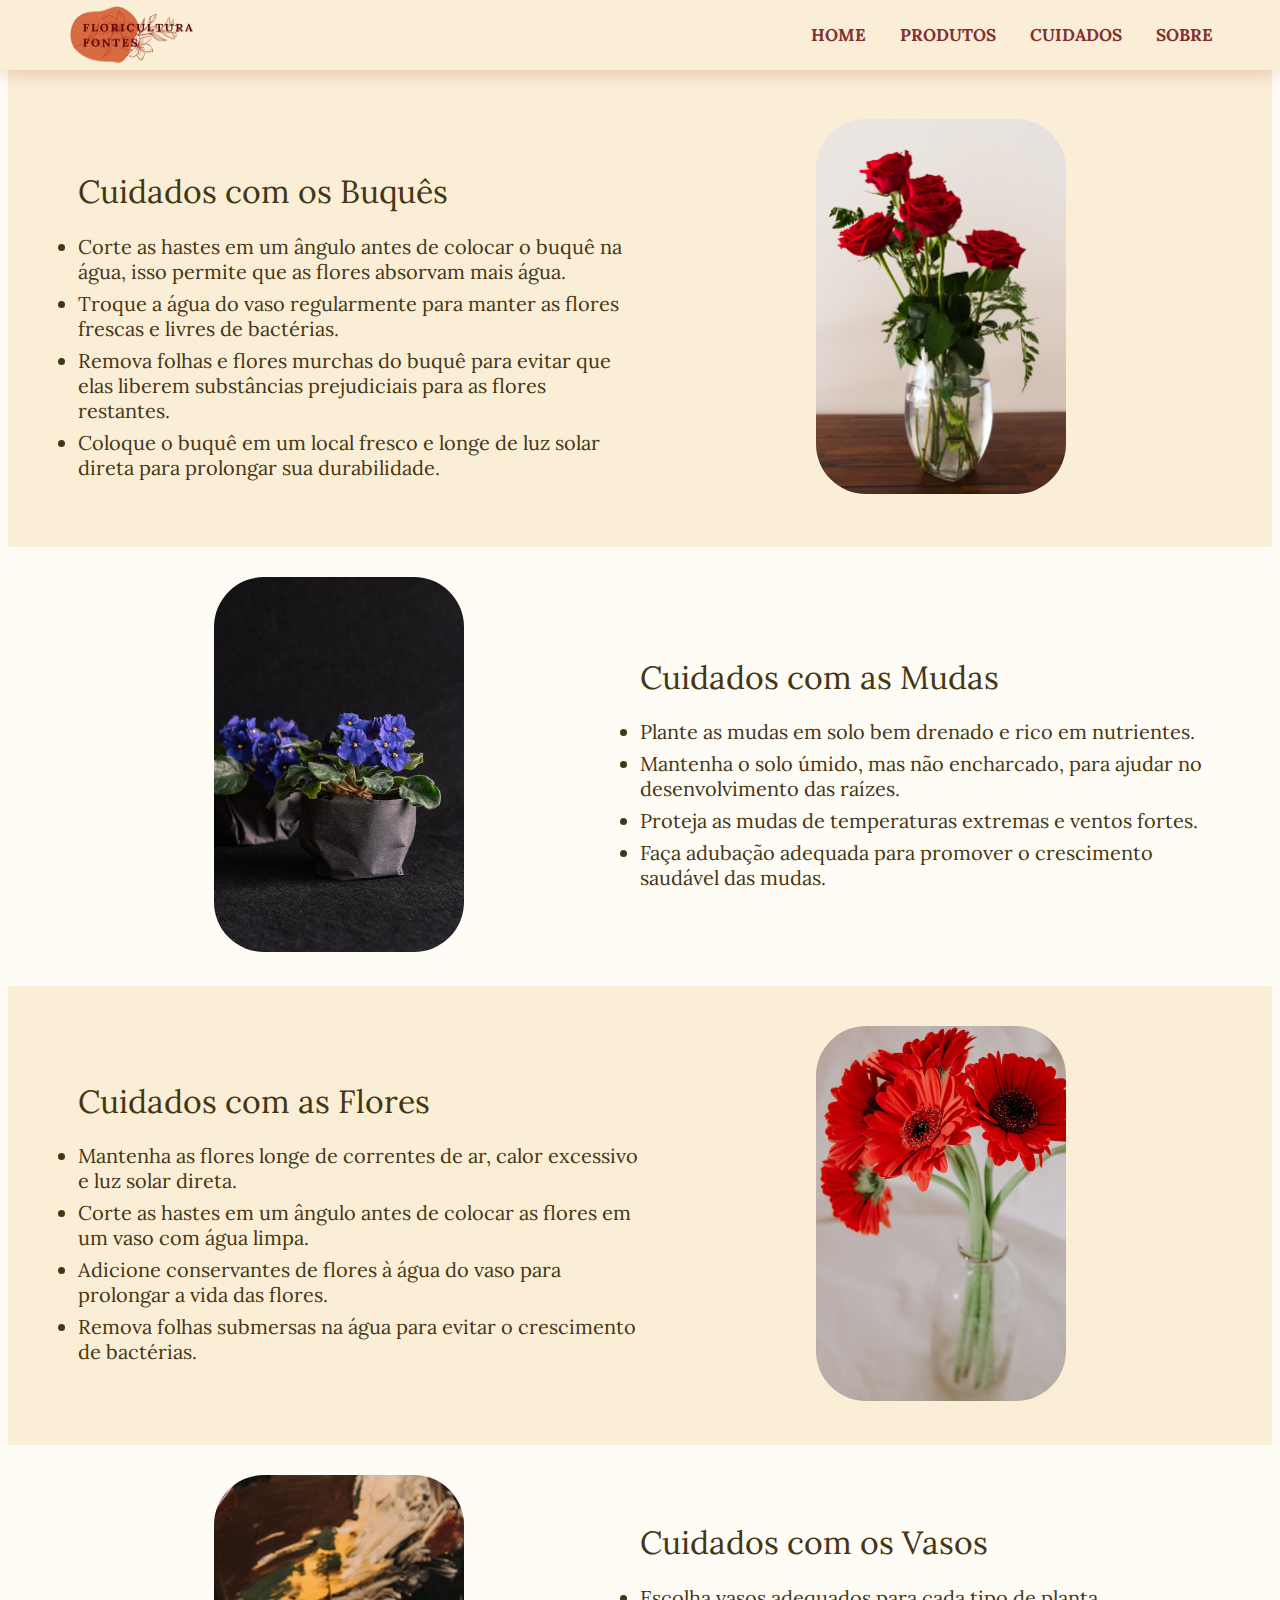
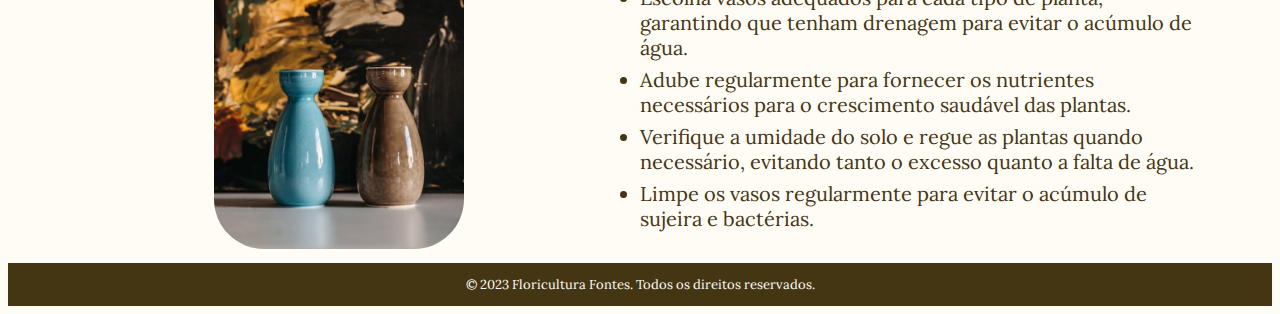
<file: pages/cuidados.html>
<!DOCTYPE html>
<html lang="pt-br">
<head>
    <meta charset="UTF-8">
    <meta name="viewport" content="width=device-width, initial-scale=1.0">
    <meta name="author" content="Ana Clara Fontes">
    <meta name="viewport" content="width=device-width, initial-scale=1.0"> 
    <link rel="icon" type="image/x-icon" href=" ">
    <link rel="stylesheet" href="../css/estilo.css">
    <link rel="stylesheet" href="../css/estilo_sobre_cuidado.css">
    <title>Cuidados</title>
</head>
<body>
    <header>
        <nav>
            <img src="../imgs/logo.png" id="logo" alt="logo">
                <ul>
                    <li><a href="../index.html">Home</a></li>
                    <li><a href="../pages/produtos.html">Produtos</a></li>
                    <li><a href="#">Cuidados</a></li>
                    <li><a href="../pages/sobre.html">Sobre</a></li>
                </ul>
        </nav>
    </header>
    
    <main>
        <div class="container_rosa">
            <div class="texto_container" style="margin-top: 60px;">
                <h1>Cuidados com os Buquês</h1>
                <li>Corte as hastes em um ângulo antes de colocar o buquê na água, isso permite que as flores absorvam mais água.</li> 
                <li>Troque a água do vaso regularmente para manter as flores frescas e livres de bactérias.</li>
                <li>Remova folhas e flores murchas do buquê para evitar que elas liberem substâncias prejudiciais para as flores restantes.</li>
                <li>Coloque o buquê em um local fresco e longe de luz solar direta para prolongar sua durabilidade.</li>
            </div>
            <div class="imagem_container_cuidados" style="margin-top: 40px;">
                <img src="../imgs/flores/rosav.jpg" alt="Imagem">
            </div>
        </div>

        <div class="container_branco">
            <div class="imagem_container_cuidados">
                <img src="../imgs/flores/violeta.jpeg" alt="Imagem">
              </div>
            <div class="texto_container">
                <h1>Cuidados com as Mudas</h1>
                <li>Plante as mudas em solo bem drenado e rico em nutrientes.</li>
                <li>Mantenha o solo úmido, mas não encharcado, para ajudar no desenvolvimento das raízes.</li>
                <li>Proteja as mudas de temperaturas extremas e ventos fortes.</li>
                <li>Faça adubação adequada para promover o crescimento saudável das mudas.</li>
            </div>           
        </div>

        <div class="container_rosa">
            <div class="texto_container">
                <h1>Cuidados com as Flores</h1>
                <li>Mantenha as flores longe de correntes de ar, calor excessivo e luz solar direta.</li>
                <li>Corte as hastes em um ângulo antes de colocar as flores em um vaso com água limpa.</li>
                <li>Adicione conservantes de flores à água do vaso para prolongar a vida das flores.</li>
                <li>Remova folhas submersas na água para evitar o crescimento de bactérias.</li>
            </div>
            <div class="imagem_container_cuidados">
              <img src="../imgs/flores/gerbera.jpeg" alt="Imagem">
            </div>
        </div>

        <div class="container_branco">
            <div class="imagem_container_cuidados" style="margin-bottom: 10px;">
                <img src="../imgs/vasos/vaso_garrafa_kit2.jpeg" alt="Imagem">
              </div>
            <div class="texto_container">
                <h1>Cuidados com os Vasos</h1>
                <li>Escolha vasos adequados para cada tipo de planta, garantindo que tenham drenagem para evitar o acúmulo de água.</li>
                <li>Adube regularmente para fornecer os nutrientes necessários para o crescimento saudável das plantas.</li>
                <li>Verifique a umidade do solo e regue as plantas quando necessário, evitando tanto o excesso quanto a falta de água.</li>
                <li>Limpe os vasos regularmente para evitar o acúmulo de sujeira e bactérias.</li>
            </div>           
        </div>
    </main>

    <footer>
        <p>© 2023 Floricultura Fontes. Todos os direitos reservados.</p>
    </footer>
</body>
</html>
</file>
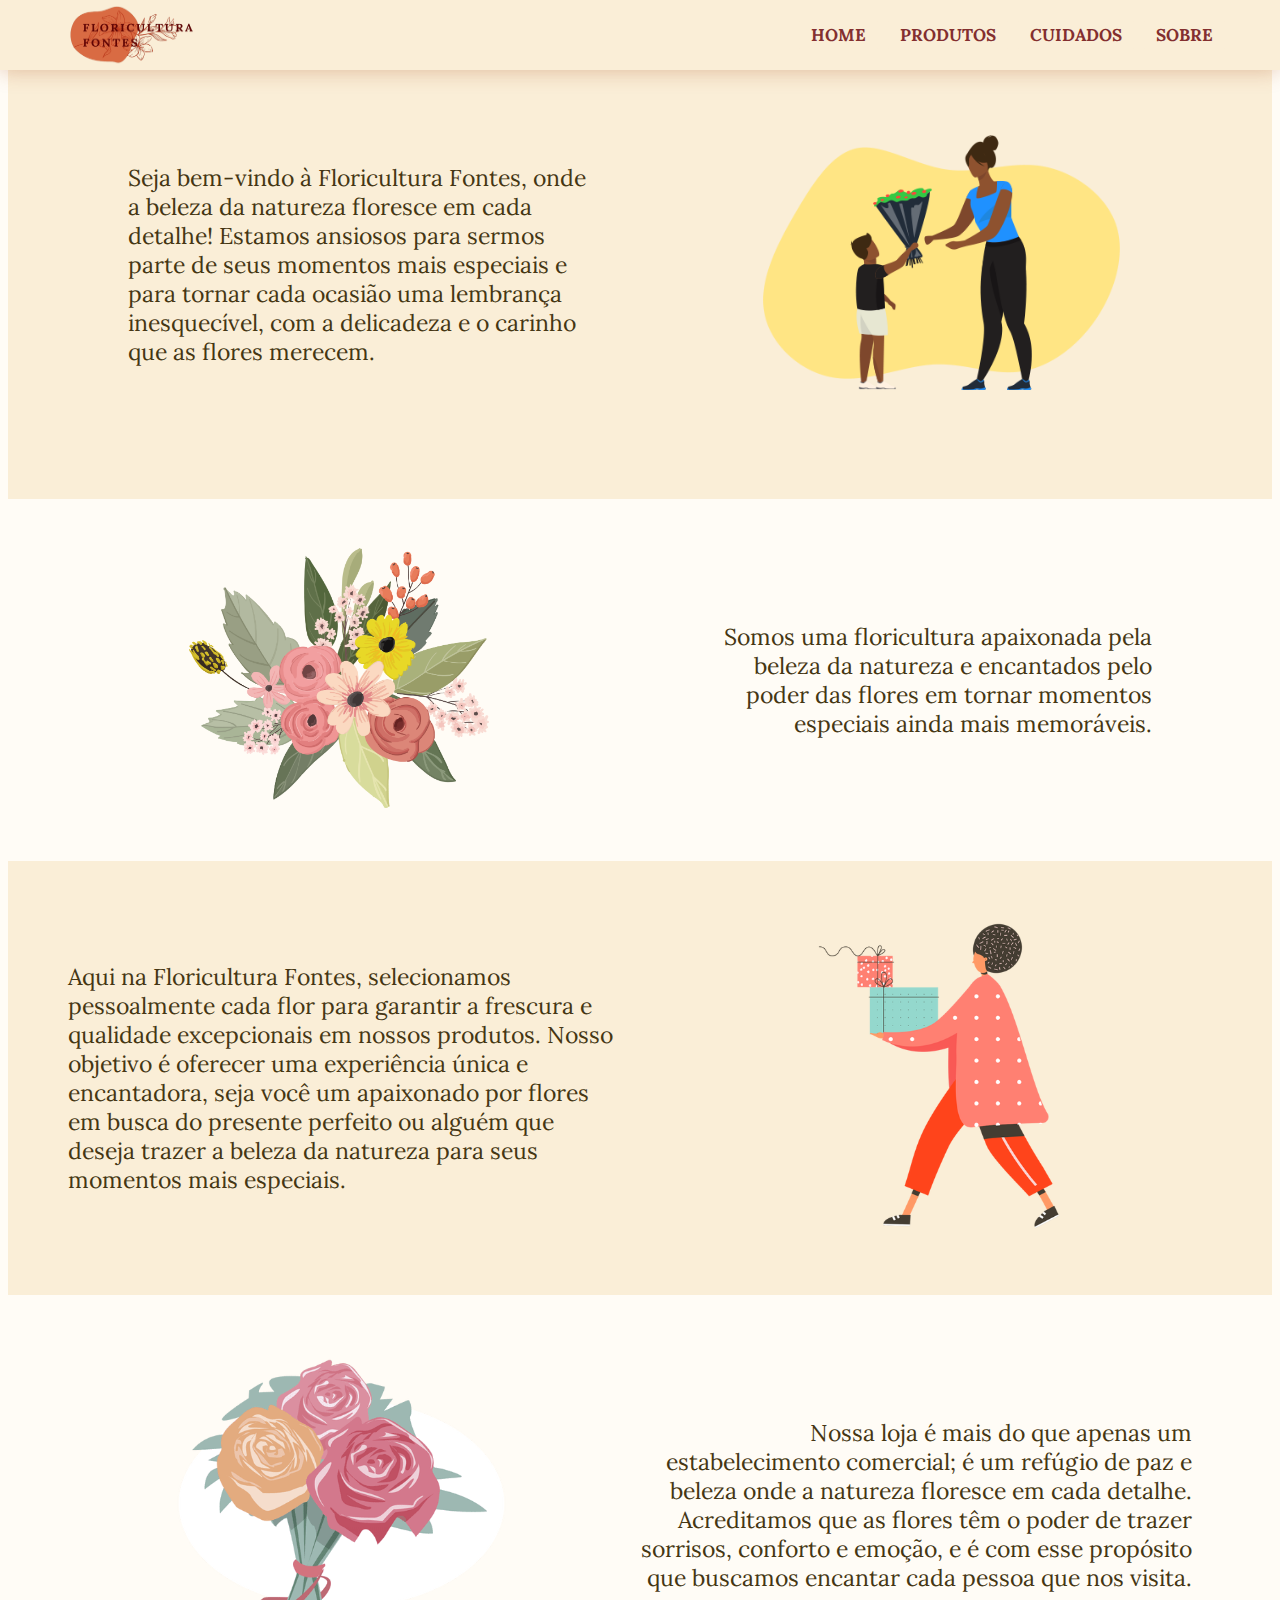
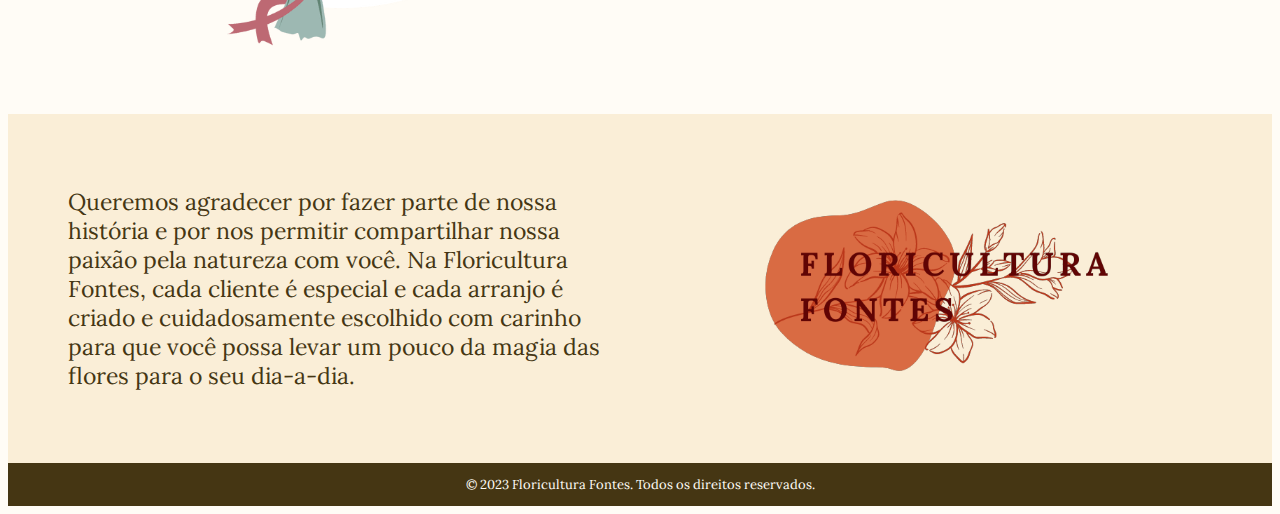
<file: pages/sobre.html>
<!DOCTYPE html>
<html lang="pt-br">
<head>
    <meta charset="UTF-8">
    <meta name="viewport" content="width=device-width, initial-scale=1.0">
    <meta name="author" content="Ana Clara Fontes">
    <meta name="viewport" content="width=device-width, initial-scale=1.0"> 
    <link rel="icon" type="image/x-icon" href=" ">
    <link rel="stylesheet" href="../css/estilo.css">
    <link rel="stylesheet" href="../css/estilo_sobre_cuidado.css">
    <title>Sobre</title>
</head>
<body>
    <header>
        <nav>
            <img src="../imgs/logo.png" id="logo" alt="logo">
                <ul>
                    <li><a href="../index.html">Home</a></li>
                    <li><a href="../pages/produtos.html">Produtos</a></li>
                    <li><a href="../pages/cuidados.html">Cuidados</a></li>
                    <li><a href="#">Sobre</a></li>
                </ul>
        </nav>
    </header>
    
    <main>
        <div class="container_rosa">
            <div class="texto_container">
              <p>
                Seja bem-vindo à Floricultura Fontes, onde a beleza da natureza floresce em cada detalhe! Estamos ansiosos para sermos parte de seus momentos mais especiais e para tornar cada ocasião uma lembrança 
                inesquecível, com a delicadeza e o carinho que as flores merecem. 
              </p>
            </div>
            <div class="imagem_container">
              <img src="../imgs/section1.png" alt="Imagem">
            </div>
        </div>

        <div class="container_branco" style="text-align: right;">
            <div class="imagem_container">
                <img src="../imgs/section2.png" alt="Imagem" style="width: 300px;">
              </div>
            <div class="texto_container">
              <p>
                Somos uma floricultura apaixonada pela beleza da natureza e encantados pelo poder das flores em tornar momentos especiais ainda mais memoráveis. 
              </p>
            </div>           
        </div>

        <div class="container_rosa">
            <div class="texto_container_maior">
              <p>
                Aqui na Floricultura Fontes, selecionamos pessoalmente cada flor para garantir a frescura e qualidade excepcionais em nossos produtos. Nosso objetivo 
                é oferecer uma experiência única e encantadora, seja você um apaixonado por flores em busca do presente perfeito ou alguém que deseja trazer a beleza 
                da natureza para seus momentos mais especiais. 
              </p>
            </div>
            <div class="imagem_container">
              <img src="../imgs/section4.png" alt="Imagem" style="width: 350px;">
            </div>
        </div>

        <div class="container_branco" style="text-align: right;">
            <div class="imagem_container">
                <img src="../imgs/section3.png" alt="Imagem" style="width: 355px;">
              </div>
            <div class="texto_container_maior">
              <p>
                Nossa loja é mais do que apenas um estabelecimento comercial; é um refúgio de paz e beleza onde a natureza floresce em cada detalhe. Acreditamos que as 
                flores têm o poder de trazer sorrisos, conforto e emoção, e é com esse propósito que buscamos encantar cada pessoa que nos visita. 
              </p>
            </div>           
        </div>

        <div class="container_rosa">
            <div class="texto_container_maior">
              <p>
                Queremos agradecer por fazer parte de nossa história e por nos permitir compartilhar nossa paixão pela natureza com você. Na Floricultura Fontes, cada 
                cliente é especial e cada arranjo é criado e cuidadosamente escolhido com carinho para que você possa levar um pouco da magia das flores para o 
                seu dia-a-dia. 
              </p>
            </div>
            <div class="imagem_container">
              <img src="../imgs/logo.png" alt="Imagem" style="width: 350px;">
            </div>
        </div>
    </main>

    <footer>
        <p>© 2023 Floricultura Fontes. Todos os direitos reservados.</p>
    </footer>
</body>
</html>
</file>
<file: css/estilo.css>
@import url('https://fonts.googleapis.com/css2?family=Lora:wght@500&family=Oswald:wght@300&family=Roboto+Condensed&display=swap');

:root {
    --main-bg-color: #FFFCF6;
    --menu-color: #FAEED7;
    --font-color: #832f2f;
    --font-color-texts: #453613;
    --btn-color: #d96b4360;
    --btn-color-hover: #d96b43a8;
  }

* {
    font-family: Lora, Arial, sans-serif;
    background-color: var(--main-bg-color);
}

nav, ul, ul li, a, 
#logo, .img_welcome_section, 
.img_welcome_section img, .welcome_section, 
.title_subtitle, .title_subtitle h1, 
.title_subtitle h2 { 
    background-color: var(--menu-color);
}


#logo {
    margin: 5px 70px;
    width: 125px;
    height: 60px;
    transition: transform 0.5s;
}

#logo:hover {
    -xpedu-transform: scale(0.8);
    -ms-transform: scale(0.8);
    transform: scale(0.8);
  }

nav{
    display: flex;
    justify-content: space-between;
    top: 0;
    left: 0;
    right: 0;
    height: 70px;
    width: 100%;
    position: fixed;
    box-shadow: -1px 1px 20px #a543164b;
}

nav ul {
    display: flex;
    margin: 24px 50px;
    text-align: left;
}

nav ul li {
    list-style: none;
    display: inline-block;
    text-align: left;
}

nav a {
    margin: 5px;
    color: var(--font-color);
    text-decoration: none;
    text-transform: uppercase;
    font-weight: 700;
    font-size: 17px;
    border-radius: 4px;
    padding: 5px 12px;
}

nav a:hover {
    background-color: #b76c6c1f;
}

#meu-carrinho-btn {
    font-weight: 700;
    font-size: 17px;
    color: var(--font-color);
    background-color: transparent;
    border: none;
    cursor: pointer;
}

.welcome_section {
    display: flex;
    justify-content: space-between;
    margin: 50px 0 20px 0;
    padding: 80px 0 30px;
    right: 0;
    left: 0;
}

.title_subtitle {
    flex: 1;
    margin-left: 10%;
}

.title_subtitle h1 {
    flex: 1;
    font-size: 40px;
    padding-left: 10%;
}

.title_subtitle h2 {
    flex: 1; 
    padding-left: 10%;
    font-size: 30px;
}

.title_subtitle h1, h2 {
    color: var(--font-color-texts);
    align-self: center;
    width: 500px;
    text-align: left;
    font-weight: lighter;
    margin-right: 200px;
}

.img_welcome_section {
    flex: 1;
    margin-right: 10%;
    align-self: center;
}

.img_welcome_section img{
    width: 300px;
    height: 150px;
    padding-left: 100px;
    /* transition: transform 0.4s; */
}

/* .img_welcome_section img:hover {
    -xpedu-transform: scale(0.8);
    -ms-transform: scale(0.8);
    transform: scale(0.8);
    opacity: 0.8;
}  */

.title_cards, .title_cards_products {
    display: inline-block;
    margin: 15px 0;
    padding: 5px 33.5%;
    text-align: center;
    font-size: 20px;
    letter-spacing: 2px;
    text-decoration: none;
    transition: ease-out 0.9s;
    border-radius: 10px;
}

.title_cards {
    color: white;
    background: #d96b43a8;
    box-shadow: inset 0 0 0 0 var(--menu-color);      
} 

.title_cards:hover {
    color: #D96B43;
    box-shadow: inset 0 -100px 0 0 var(--menu-color);
  }
  
.title_cards:active {
    transform: scale(0.5);
  }

.section {
    display: flex;
    justify-content: space-around;
    align-content: flex-start;
    flex-wrap: wrap;
    padding: 20px 10px;
    padding-bottom: 55px;
    right: 0;
    left: 0;
}

.img_card {
    width:100%; 
    border-radius: 4%;
}

/* .product-card img {
    max-width: 40%;
    height: auto;
} */

.ver-mais-btn {
    padding: 5px 10px;
    background-color: #4536136c;
    color: white;
    border: none;
    border-radius: 5px;
    cursor: pointer;
    font-size: 14px;
    margin-top: 10px;
}

.ver-mais-btn:hover {
    background-color: #453613d6;
}

.add-carrinho-btn {
    padding: 5px 10px;
    margin: 7px 7px 0px;
    background-color: var(--btn-color);
    color: white;
    border: none;
    border-radius: 5px;
    cursor: pointer;
}

.add-carrinho-btn:hover {
    background-color: var(--btn-color-hover);
}

.add-carrinho-pop_up-btn {
    padding: 10px 20px;
    background-color: var(--font-color-texts);
    color: #fff;
    border: none;
    border-radius: 5px;
    cursor: pointer;
    font-size: 16px;
    margin-top: 20px;
}

.add-carrinho-pop_up-btn:hover {
    background-color: #453613d8;
} 

.card {
    background-color: var(--menu-color);
    width: 12%;
    box-shadow: 0 4px 8px 0 rgba(0,0,0,0.2);
    transition: 0.3s;
    padding: 10px;
    border-radius: 4%;
    text-align: center;
    margin: 0 30px 30px 0;
  }

  .card:hover {
    box-shadow: 0 8px 16px 0 rgba(0,0,0,0.2);
  }

  .container {
    background-color: var(--menu-color);
    padding: 5px 16px;
  }

  .container p {
    background-color: var(--menu-color);
    color: rgb(105, 104, 104);
    margin: 0;
  }

  .container h4 {
    background-color: var(--menu-color);
    color: var(--font-color);
    font-size: 18px;
    margin-top: 10px;
    margin-bottom: 15px;
    letter-spacing: 1px;
  }

  .card a, .card_products a{
    text-decoration: none;
  }

  .price {
    color: rgb(105, 104, 104);
    font-size: 22px;
    text-align: center;
  }

  .descricao {
    font-size: 13px;
  }

  .title_cards_products {
    color: #D96B43;
    background: var(--menu-color);
    box-shadow: inset 0 0 0 0 #d96b43a8;      
} 

.title_cards_products:hover {
    color: white;
    box-shadow: inset 0 -100px 0 0 #d96b43a8;
  }
  
.title_cards_products:active {
    transform: scale(0.5);
  }

  .section_products {
    display: flex;
    justify-content: space-around;
    align-content: flex-start;
    flex-wrap: wrap;
    padding: 20px 10px;
    padding-bottom: 55px;
    right: 0;
    left: 0;
}

#a {
    text-align: center;
}

#btn { 
    letter-spacing: 2px;
    color: #D96B43;
    cursor: pointer;
    padding: 6px 20px;
    margin-bottom: 15px;
    font-size: 20px;
    background: transparent;
    transition: ease-out 0.5s;
    border: 2px solid #D96B43;
    border-radius: 10px;
    box-shadow: inset 0 0 0 0 #D96B43;      
}

/* Estilo do pop_up ver mais */
.pop_up {
    display: none;
    position: fixed;
    z-index: 1;
    left: 0;
    top: 0;
    width: 100%;
    height: 100%;
    background-color: rgba(0, 0, 0, 0.7);
}

.pop_up-conteudo {
    border-radius: 10px;
    background-color: var(--menu-color);
    position: absolute;
    top: 50%;
    left: 50%;
    transform: translate(-50%, -50%);
    padding: 20px;
    border: 1px solid #888;
    max-width: 80%;
    border-radius: 12px;
    text-align: center;
    overflow: auto;
}

.pop_up-conteudo img {
    background-color: var(--menu-color);
    max-width: 100%;
    height: auto;
    border-radius: 10px;
    margin-bottom: 20px;
}

.pop_up-conteudo h2, .pop_up-conteudo p {
    background-color: transparent;
    margin: 15px;
}

.pop_up-conteudo p {
    font-size: 20px;
}

.close-pop_up {
    color: #888;
    float: right;
    font-size: 28px;
    font-weight: bold;
    cursor: pointer;
    background-color: transparent;
}

.close-pop_up:hover,
.close-pop_up:focus {
    color: #000;
    text-decoration: none;
    cursor: pointer;
    background-color: transparent;
}

.pop_up img {
    width: 250px;
}

/* Estilo do popup do carrinho */
.pop_up-carrinho {
    display: none;
    position: fixed;
    z-index: 1;
    left: 0;
    top: 0;
    width: 100%;
    height: 100%;
    overflow: auto;
    background-color: rgba(0, 0, 0, 0.5);
}

.pop_up-carrinho-conteudo {
    background-color: var(--menu-color);
    margin: 10% auto;
    padding: 20px;
    border-radius: 12px;
    border: 1px solid #888;
    width: 80%;
    max-width: 500px;
}

.close-pop_up-carrinho {
    color: #aaa;
    float: right;
    font-size: 28px;
    font-weight: bold;
    background-color: transparent;
}

.close-pop_up-carrinho:hover,
.close-pop_up-carrinho:focus {
    color: black;
    text-decoration: none;
    cursor: pointer;
}

#title_carrinho{
    background-color: transparent;
}

#itens-carrinho {
    background-color: transparent;
    list-style: disc;
    padding: 0;
    margin: 20px;
}

#itens-carrinho li {
    margin-bottom: 10px;
}

.carrinho-total {
    font-weight: bold;
    text-align: right;
    margin-top: 10px;
    background-color: transparent;
}

/* Estilo da mensagem de sucesso */
.mensagem-de-sucesso {
    display: none;
    position: fixed;
    bottom: 20px;
    left: 50%;
    transform: translateX(-50%);
    padding: 10px 20px;
    background-color: #4CAF50;
    color: #fff;
    border-radius: 5px;
    box-shadow: 0 2px 4px rgba(0, 0, 0, 0.2);
    z-index: 1;
}

.carrinho {
    margin-top: 100px;
    width: 30%;
    padding: 10px;
    border: 1px solid #ccc;
    border-radius: 5px;
}

.carrinho h2 {
    margin-bottom: 10px;
}

.carrinho-total {
    font-weight: bold;
}

#itens-carrinho li {
    margin-bottom: 10px;
}

/* estilo do formulário no carrinho */
form {
    background-color: transparent;
    display: grid;
    gap: 10px;
  }
  
  label {
    font-weight: bold;
    background-color: transparent;
  }
  
  input {
    width: 98%;
    padding: 8px;
    border: 1px solid #ccc;
    border-radius: 4px;
  }
  
  input[type="button"] {
    width: 102%;
    background-color: var(--font-color-texts);
    color: #fff;
    cursor: pointer;
    transition: background-color 0.3s;
  }
  
  input[type="button"]:hover {
    background-color: #453613d8;
  }


#btn:hover {
    color: white;
    box-shadow: inset 0 -100px 0 0 #D96B43;
  }
  
#btn:active {
    transform: scale(0.9);
  }

footer {
    text-align: center;
    overflow: auto;
    background-color: var(--font-color-texts);
}

footer p {
    background-color: var(--font-color-texts);
    color: var(--main-bg-color);
    font-size: 13px;
}
</file>
<file: css/estilo_sobre_cuidado.css>
:root {
    --main-bg-color: #FFFCF6;
    --menu-color: #FAEED7;
    --font-color-texts: #453613;
}

/* Estilo das Seções das pages Sobre e Cuidados */
.container_rosa, .container_branco {
    display: flex;
    align-items: center;
    margin-top: 30px;
    background-color: var(--menu-color);
    padding: 40px 50px;
    text-align: left;
}

.container_branco {
    padding: 0px 50px;
    background-color: var(--main-bg-color);
}

.texto_container {
    flex: 1;
    padding: 20px;
    width: 50px;
    background-color: transparent;
}

.texto_container p, .texto_container li{
    flex: 1;
    padding: 50px;
    color: var(--font-color-texts);
    font-size: 23px;
    background-color: transparent;
}

.texto_container li{
    padding: 0px 0px 7px 0px;
    font-size: 20px;
    background-color: transparent;
}

.texto_container h1 {
    color: var(--font-color-texts);
    font-weight: lighter;
    background-color: transparent;
}

.texto_container_maior {
    flex: 1;
    padding: 5px;
    width: 10px;
    background-color: transparent;
    margin-right: 20px;
}

.texto_container_maior p{
    flex: 1;
    padding: 5px;
    color: var(--font-color-texts);
    font-size: 23px;
    background-color: transparent;
}

.imagem_container, .imagem_container_cuidados {
    flex: 1;
    text-align: center;
    background-color: transparent;
}

.imagem_container img {
    width: 500px;
    background-color: transparent;
}

.imagem_container_cuidados img {
    width: 250px;
    background-color: transparent;
    border-radius: 50px;
}
</file>
